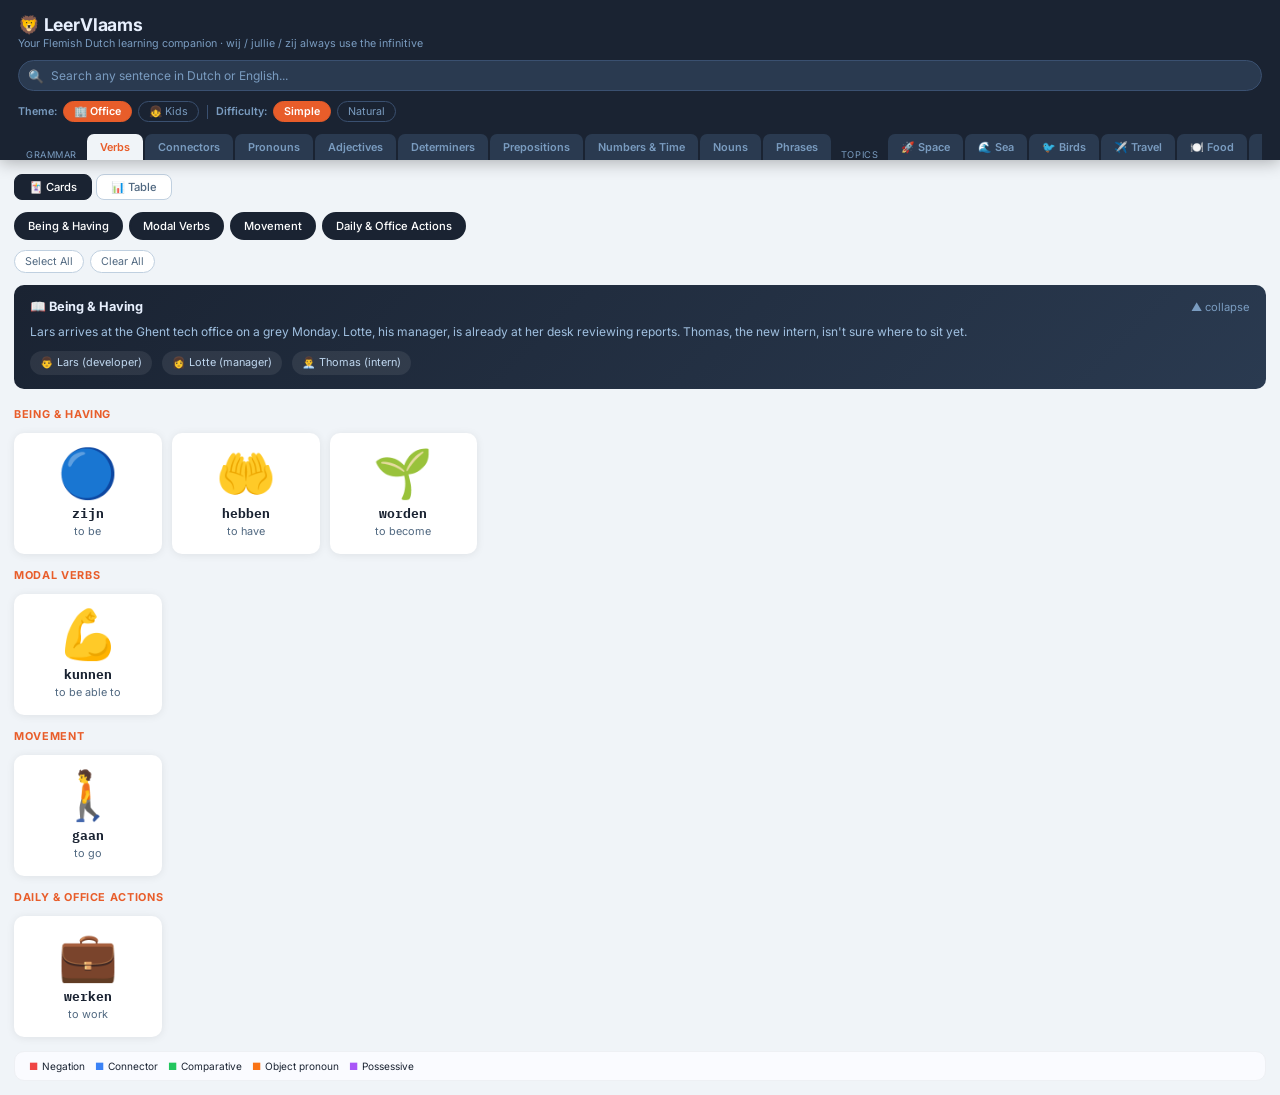
<file: LeerVlaams/flemish/index.html>
<!DOCTYPE html>
<html lang="nl">
<head>
<meta charset="UTF-8">
<meta name="viewport" content="width=device-width, initial-scale=1.0">
<title>🦁 LeerVlaams</title>
<link rel="stylesheet" href="style.css">
</head>
<body>

<!-- ─── HEADER ─── -->
<header id="app-header">
  <h1>🦁 LeerVlaams</h1>
  <p>Your Flemish Dutch learning companion · wij / jullie / zij always use the infinitive</p>

  <!-- Global Search -->
  <div id="search-wrap">
    <span id="search-icon">🔍</span>
    <input id="global-search" type="text" placeholder="Search any sentence in Dutch or English...">
    <div id="search-results"></div>
  </div>

  <!-- Global Controls -->
  <div id="global-controls">
    <span class="ctrl-label">Theme:</span>
    <button class="ctrl-btn active" data-theme="office">🏢 Office</button>
    <button class="ctrl-btn" data-theme="kids">👧 Kids</button>
    <div class="ctrl-sep"></div>
    <span class="ctrl-label">Difficulty:</span>
    <button class="ctrl-btn active" data-diff="simple">Simple</button>
    <button class="ctrl-btn" data-diff="natural">Natural</button>
  </div>

  <!-- Tab Navigation -->
  <div id="tabs-nav">
    <span class="tab-group-label">Grammar</span>
    <button class="tab-btn active" data-tab="verbs">Verbs</button>
    <button class="tab-btn" data-tab="connectors">Connectors</button>
    <button class="tab-btn" data-tab="pronouns">Pronouns</button>
    <button class="tab-btn" data-tab="adjectives">Adjectives</button>
    <button class="tab-btn" data-tab="determiners">Determiners</button>
    <button class="tab-btn" data-tab="prepositions">Prepositions</button>
    <button class="tab-btn" data-tab="numbers">Numbers & Time</button>
    <button class="tab-btn" data-tab="nouns">Nouns</button>
    <button class="tab-btn" data-tab="phrases">Phrases</button>
    <span class="tab-group-label">Topics</span>
    <button class="tab-btn" data-tab="space">🚀 Space</button>
    <button class="tab-btn" data-tab="sea">🌊 Sea</button>
    <button class="tab-btn" data-tab="birds">🐦 Birds</button>
    <button class="tab-btn" data-tab="travel">✈️ Travel</button>
    <button class="tab-btn" data-tab="food">🍽️ Food</button>
    <button class="tab-btn" data-tab="health">🏥 Health</button>
    <button class="tab-btn" data-tab="shopping">🛒 Shopping</button>
    <button class="tab-btn" data-tab="nature">🌿 Nature</button>
    <button class="tab-btn" data-tab="home">🏠 Home</button>
    <button class="tab-btn" data-tab="school">🎓 School</button>
  </div>
</header>

<!-- ─── TAB PANELS ─── -->
<!-- Tab content loaded inline below -->

<!-- VERBS TAB (loaded from grammar/verbs/tab.html) -->
<div id="tab-verbs-wrapper"></div>

<!-- CONNECTORS TAB -->
<div id="tab-connectors" class="tab-panel" style="padding:14px">
  <div style="text-align:center;color:#a0b0c0;padding:40px;font-size:.85rem">
    🔧 Connectors tab coming soon
  </div>
</div>

<!-- PRONOUNS TAB -->
<div id="tab-pronouns" class="tab-panel" style="padding:14px">
  <div style="text-align:center;color:#a0b0c0;padding:40px;font-size:.85rem">
    🔧 Pronouns tab coming soon
  </div>
</div>

<!-- ADJECTIVES TAB -->
<div id="tab-adjectives" class="tab-panel" style="padding:14px">
  <div style="text-align:center;color:#a0b0c0;padding:40px;font-size:.85rem">
    🔧 Adjectives tab coming soon
  </div>
</div>

<!-- DETERMINERS TAB -->
<div id="tab-determiners" class="tab-panel" style="padding:14px">
  <div style="text-align:center;color:#a0b0c0;padding:40px;font-size:.85rem">
    🔧 Determiners tab coming soon
  </div>
</div>

<!-- PREPOSITIONS TAB -->
<div id="tab-prepositions" class="tab-panel" style="padding:14px">
  <div style="text-align:center;color:#a0b0c0;padding:40px;font-size:.85rem">
    🔧 Prepositions tab coming soon
  </div>
</div>

<!-- NUMBERS TAB -->
<div id="tab-numbers" class="tab-panel" style="padding:14px">
  <div style="text-align:center;color:#a0b0c0;padding:40px;font-size:.85rem">
    🔧 Numbers & Time tab coming soon
  </div>
</div>

<!-- NOUNS TAB -->
<div id="tab-nouns" class="tab-panel" style="padding:14px">
  <div style="text-align:center;color:#a0b0c0;padding:40px;font-size:.85rem">
    🔧 Nouns & Diminutives tab coming soon
  </div>
</div>

<!-- PHRASES TAB -->
<div id="tab-phrases" class="tab-panel" style="padding:14px">
  <div style="text-align:center;color:#a0b0c0;padding:40px;font-size:.85rem">
    🔧 Phrases & Expressions tab coming soon
  </div>
</div>

<!-- TOPIC TABS -->
<div id="tab-space" class="tab-panel" style="padding:14px">
  <div style="text-align:center;color:#a0b0c0;padding:40px;font-size:.85rem">🔧 Space tab coming soon</div>
</div>
<div id="tab-sea" class="tab-panel" style="padding:14px">
  <div style="text-align:center;color:#a0b0c0;padding:40px;font-size:.85rem">🔧 Sea Animals tab coming soon</div>
</div>
<div id="tab-birds" class="tab-panel" style="padding:14px">
  <div style="text-align:center;color:#a0b0c0;padding:40px;font-size:.85rem">🔧 Birds tab coming soon</div>
</div>
<div id="tab-travel" class="tab-panel" style="padding:14px">
  <div style="text-align:center;color:#a0b0c0;padding:40px;font-size:.85rem">🔧 Travel tab coming soon</div>
</div>
<div id="tab-food" class="tab-panel" style="padding:14px">
  <div style="text-align:center;color:#a0b0c0;padding:40px;font-size:.85rem">🔧 Food tab coming soon</div>
</div>
<div id="tab-health" class="tab-panel" style="padding:14px">
  <div style="text-align:center;color:#a0b0c0;padding:40px;font-size:.85rem">🔧 Health tab coming soon</div>
</div>
<div id="tab-shopping" class="tab-panel" style="padding:14px">
  <div style="text-align:center;color:#a0b0c0;padding:40px;font-size:.85rem">🔧 Shopping tab coming soon</div>
</div>
<div id="tab-nature" class="tab-panel" style="padding:14px">
  <div style="text-align:center;color:#a0b0c0;padding:40px;font-size:.85rem">🔧 Nature tab coming soon</div>
</div>
<div id="tab-home" class="tab-panel" style="padding:14px">
  <div style="text-align:center;color:#a0b0c0;padding:40px;font-size:.85rem">🔧 Home & Family tab coming soon</div>
</div>
<div id="tab-school" class="tab-panel" style="padding:14px">
  <div style="text-align:center;color:#a0b0c0;padding:40px;font-size:.85rem">🔧 School tab coming soon</div>
</div>

<!-- ─── SCRIPTS ─── -->
<script src="js/ui.js"></script>
<script src="grammar/verbs/data.js"></script>

<script>
// Load verb tab HTML inline
fetch('grammar/verbs/tab.html')
  .then(r => r.text())
  .then(html => {
    document.getElementById('tab-verbs-wrapper').innerHTML = html;
    // Re-run scripts inside loaded HTML
    const scripts = document.getElementById('tab-verbs-wrapper').querySelectorAll('script');
    scripts.forEach(s => {
      const newS = document.createElement('script');
      newS.textContent = s.textContent;
      document.body.appendChild(newS);
    });
  });
</script>

<script>
// Tab switching
document.querySelectorAll('.tab-btn').forEach(btn => {
  btn.addEventListener('click', () => {
    const target = btn.dataset.tab;
    document.querySelectorAll('.tab-btn').forEach(b => b.classList.remove('active'));
    btn.classList.add('active');
    document.querySelectorAll('.tab-panel').forEach(p => p.classList.remove('active'));
    const panel = document.getElementById('tab-'+target);
    if (panel) panel.classList.add('active');
    // Also handle wrapper
    const wrapper = document.getElementById('tab-'+target+'-wrapper');
    if (wrapper) {
      // show/hide wrapper
      document.querySelectorAll('[id$="-wrapper"]').forEach(w => w.style.display = 'none');
      wrapper.style.display = '';
    } else {
      document.querySelectorAll('[id$="-wrapper"]').forEach(w => w.style.display = 'none');
    }
  });
});

// Theme/difficulty controls
document.querySelectorAll('[data-theme]').forEach(btn => {
  btn.addEventListener('click', () => {
    APP.theme = btn.dataset.theme;
    document.querySelectorAll('[data-theme]').forEach(b => b.classList.remove('active'));
    btn.classList.add('active');
    document.dispatchEvent(new Event('app:themechange'));
  });
});

document.querySelectorAll('[data-diff]').forEach(btn => {
  btn.addEventListener('click', () => {
    APP.difficulty = btn.dataset.diff;
    document.querySelectorAll('[data-diff]').forEach(b => b.classList.remove('active'));
    btn.classList.add('active');
    document.dispatchEvent(new Event('app:diffchange'));
  });
});

// Global search
initSearch();
</script>

</body>
</html>
</file>
<file: LeerVlaams/flemish/style.css>
@import url('https://fonts.googleapis.com/css2?family=Inter:wght@300;400;500;600;700&family=IBM+Plex+Mono:wght@400;500&display=swap');

/* ─── RESET ─── */
*, *::before, *::after { box-sizing: border-box; margin: 0; padding: 0; }

/* ─── ROOT VARIABLES ─── */
:root {
  --bg: #f0f4f8;
  --surface: #ffffff;
  --dark: #1a2332;
  --dark2: #2a3a50;
  --dark3: #3a5070;
  --accent: #e85d2a;
  --accent2: #1a6ad4;
  --text: #1a2332;
  --text2: #506880;
  --text3: #7a9cc0;
  --border: #eef0f4;
  --border2: #c0d0e0;

  /* highlight colours */
  --neg: #ef4444;
  --connector: #3b82f6;
  --comparative: #22c55e;
  --obj-pronoun: #f97316;
  --possessive: #a855f7;

  /* cell colours */
  --cell-pres: #e8f2ff;
  --cell-pres-txt: #1a4a7a;
  --cell-inf: #e8f5e8;
  --cell-inf-txt: #1a5a1a;
  --cell-past: #fff3e8;
  --cell-past-txt: #7a3a00;
  --cell-part: #f3e8ff;
  --cell-part-txt: #5a1a7a;
  --cell-pass: #ffeef8;
  --cell-pass-txt: #7a006a;

  --radius: 10px;
  --shadow: 0 1px 8px rgba(0,0,0,.08);
  --shadow-lg: 0 4px 20px rgba(0,0,0,.12);
}

/* ─── BASE ─── */
body {
  font-family: 'Inter', sans-serif;
  background: var(--bg);
  color: var(--text);
  min-height: 100vh;
  font-size: 14px;
}

/* ─── HEADER ─── */
#app-header {
  background: var(--dark);
  color: white;
  padding: 14px 18px 0;
  position: sticky;
  top: 0;
  z-index: 300;
  box-shadow: 0 2px 16px rgba(0,0,0,.3);
}

#app-header h1 {
  font-size: 1.1rem;
  font-weight: 700;
  color: #e8f0fe;
  letter-spacing: -.01em;
}

#app-header p {
  font-size: .67rem;
  color: var(--text3);
  margin-top: 2px;
}

/* ─── SEARCH ─── */
#search-wrap {
  margin-top: 10px;
  position: relative;
}

#global-search {
  width: 100%;
  padding: 7px 12px 7px 32px;
  border-radius: 20px;
  border: 1px solid var(--dark3);
  background: var(--dark2);
  color: white;
  font-size: .75rem;
  font-family: 'Inter', sans-serif;
  outline: none;
  transition: border-color .15s;
}

#global-search::placeholder { color: var(--text3); }
#global-search:focus { border-color: var(--accent2); }

#search-icon {
  position: absolute;
  left: 10px;
  top: 50%;
  transform: translateY(-50%);
  font-size: .8rem;
  pointer-events: none;
}

#search-results {
  position: absolute;
  top: calc(100% + 4px);
  left: 0; right: 0;
  background: var(--surface);
  border-radius: var(--radius);
  box-shadow: var(--shadow-lg);
  max-height: 320px;
  overflow-y: auto;
  display: none;
  z-index: 400;
}

#search-results.open { display: block; }

.search-result-item {
  padding: 10px 14px;
  border-bottom: 1px solid var(--border);
  cursor: pointer;
  transition: background .1s;
}

.search-result-item:hover { background: #f5f8ff; }
.search-result-item:last-child { border-bottom: none; }

.sri-meta { font-size: .62rem; color: var(--text3); font-weight: 600; margin-bottom: 3px; text-transform: uppercase; letter-spacing: .04em; }
.sri-nl { font-size: .78rem; color: var(--text); font-weight: 500; }
.sri-en { font-size: .7rem; color: var(--text2); font-style: italic; }
.sri-visuals { font-size: 1rem; margin-bottom: 2px; }

/* ─── GLOBAL CONTROLS ─── */
#global-controls {
  display: flex;
  gap: 6px;
  align-items: center;
  margin-top: 10px;
  flex-wrap: wrap;
  padding-bottom: 2px;
}

.ctrl-label {
  font-size: .67rem;
  color: var(--text3);
  font-weight: 600;
}

.ctrl-btn {
  padding: 3px 10px;
  border-radius: 14px;
  border: 1px solid var(--dark3);
  background: transparent;
  color: var(--text3);
  font-size: .67rem;
  cursor: pointer;
  font-family: 'Inter', sans-serif;
  transition: all .15s;
}

.ctrl-btn.active {
  background: var(--accent);
  border-color: var(--accent);
  color: white;
  font-weight: 600;
}

.ctrl-sep {
  width: 1px;
  height: 14px;
  background: var(--dark3);
  margin: 0 2px;
}

/* ─── TABS NAV ─── */
#tabs-nav {
  display: flex;
  gap: 2px;
  margin-top: 10px;
  overflow-x: auto;
  scrollbar-width: none;
  padding-bottom: 0;
}

#tabs-nav::-webkit-scrollbar { display: none; }

.tab-btn {
  padding: 6px 13px;
  border-radius: 7px 7px 0 0;
  font-size: .68rem;
  font-weight: 600;
  cursor: pointer;
  border: none;
  font-family: 'Inter', sans-serif;
  transition: all .15s;
  white-space: nowrap;
  flex-shrink: 0;
}

.tab-btn.active {
  background: var(--bg);
  color: var(--accent);
}

.tab-btn:not(.active) {
  background: var(--dark2);
  color: var(--text3);
}

.tab-btn:not(.active):hover {
  background: var(--dark3);
  color: white;
}

.tab-group-label {
  font-size: .58rem;
  color: var(--text3);
  padding: 6px 8px 0;
  text-transform: uppercase;
  letter-spacing: .06em;
  flex-shrink: 0;
  align-self: flex-end;
}

/* ─── TAB CONTENT ─── */
.tab-panel { display: none; padding: 14px; }
.tab-panel.active { display: block; }

/* ─── STORY INTRO ─── */
.story-intro {
  background: linear-gradient(135deg, #1a2332 0%, #2a3a50 100%);
  color: white;
  border-radius: var(--radius);
  padding: 14px 16px;
  margin-bottom: 14px;
  cursor: pointer;
  transition: all .2s;
}

.story-intro-header {
  display: flex;
  align-items: center;
  justify-content: space-between;
}

.story-intro-title {
  font-size: .8rem;
  font-weight: 700;
  color: #e8f0fe;
}

.story-intro-toggle {
  font-size: .7rem;
  color: var(--text3);
}

.story-intro-body {
  font-size: .75rem;
  color: #a0c0e0;
  line-height: 1.6;
  margin-top: 8px;
}

.story-intro-body.collapsed { display: none; }

.story-chars {
  display: flex;
  gap: 10px;
  margin-top: 10px;
  flex-wrap: wrap;
}

.story-char {
  display: flex;
  align-items: center;
  gap: 5px;
  background: rgba(255,255,255,.08);
  border-radius: 20px;
  padding: 3px 10px;
  font-size: .68rem;
  color: #c0d8f0;
}

/* ─── CATEGORY PICKER ─── */
.cat-picker {
  display: flex;
  flex-wrap: wrap;
  gap: 6px;
  margin-bottom: 10px;
}

.cat-btn {
  padding: 5px 12px;
  border-radius: 20px;
  border: 2px solid var(--border2);
  background: var(--surface);
  color: var(--text2);
  font-size: .7rem;
  cursor: pointer;
  font-family: 'Inter', sans-serif;
  font-weight: 500;
  transition: all .15s;
}

.cat-btn.sel {
  background: var(--dark);
  color: white;
  border-color: var(--dark);
}

.cat-actions {
  display: flex;
  gap: 6px;
  margin-bottom: 12px;
}

.cat-action-btn {
  padding: 4px 10px;
  border-radius: 12px;
  border: 1px solid var(--border2);
  background: var(--surface);
  font-size: .67rem;
  cursor: pointer;
  color: var(--text2);
  font-family: 'Inter', sans-serif;
  transition: all .12s;
}

.cat-action-btn:hover {
  background: var(--dark);
  color: white;
  border-color: var(--dark);
}

/* ─── VIEW TOGGLE ─── */
.view-toggle {
  display: flex;
  gap: 4px;
  margin-bottom: 12px;
}

.view-btn {
  padding: 5px 14px;
  border-radius: 8px;
  border: 1.5px solid var(--border2);
  background: var(--surface);
  font-size: .7rem;
  cursor: pointer;
  font-family: 'Inter', sans-serif;
  font-weight: 500;
  color: var(--text2);
  transition: all .15s;
}

.view-btn.active {
  background: var(--dark);
  color: white;
  border-color: var(--dark);
}

/* ─── CARD GRID ─── */
.card-grid {
  display: grid;
  grid-template-columns: repeat(auto-fill, minmax(140px, 1fr));
  gap: 10px;
  margin-bottom: 14px;
}

.vocab-card {
  background: var(--surface);
  border-radius: var(--radius);
  padding: 14px 10px;
  text-align: center;
  cursor: pointer;
  box-shadow: var(--shadow);
  transition: all .2s;
  border: 2px solid transparent;
}

.vocab-card:hover {
  transform: translateY(-2px);
  box-shadow: var(--shadow-lg);
  border-color: var(--accent2);
}

.vocab-card.open {
  border-color: var(--accent);
  background: #fff8f5;
}

.card-emoji {
  font-size: 3rem;
  line-height: 1;
  margin-bottom: 8px;
  display: block;
}

.card-nl {
  font-size: .82rem;
  font-weight: 700;
  color: var(--text);
  font-family: 'IBM Plex Mono', monospace;
  margin-bottom: 2px;
}

.card-en {
  font-size: .68rem;
  color: var(--text2);
}

.card-cat {
  font-size: .6rem;
  color: var(--text3);
  margin-top: 4px;
  text-transform: uppercase;
  letter-spacing: .04em;
}

/* ─── SENTENCE CARD (shared) ─── */
.sent-card {
  background: #f0f6ff;
  border-radius: 8px;
  border-left: 3px solid var(--accent2);
  padding: 10px 12px;
  margin-top: 8px;
  text-align: left;
}

.sent-visuals {
  font-size: 1.6rem;
  margin-bottom: 6px;
  line-height: 1;
  letter-spacing: 2px;
}

.sent-nl {
  font-size: .8rem;
  color: var(--text);
  line-height: 1.6;
  font-weight: 500;
}

.sent-en {
  font-size: .72rem;
  color: var(--text2);
  font-style: italic;
  margin-top: 4px;
  display: none;
}

.sent-en.show { display: block; }

.sent-btns {
  display: flex;
  gap: 4px;
  margin-top: 8px;
  align-items: center;
}

.sent-btn {
  font-size: .63rem;
  padding: 2px 8px;
  border-radius: 10px;
  border: 1px solid var(--border2);
  background: var(--surface);
  cursor: pointer;
  color: var(--text2);
  font-family: 'Inter', sans-serif;
  transition: all .12s;
}

.sent-btn:hover {
  background: var(--dark);
  color: white;
  border-color: var(--dark);
}

.sent-idx {
  font-size: .6rem;
  color: var(--text3);
  margin-left: auto;
}

/* ─── HIGHLIGHT SPANS ─── */
.hl-neg { color: var(--neg); font-weight: 700; }
.hl-conn { color: var(--connector); font-weight: 700; }
.hl-comp { color: var(--comparative); font-weight: 700; }
.hl-pron { color: var(--obj-pronoun); font-weight: 700; }
.hl-poss { color: var(--possessive); font-weight: 700; }

/* ─── TABLE ─── */
.table-wrap {
  overflow-x: auto;
  border-radius: var(--radius);
  box-shadow: var(--shadow);
}

table {
  border-collapse: collapse;
  width: 100%;
  min-width: 800px;
  background: var(--surface);
}

thead th {
  background: var(--dark);
  color: #a0c0e0;
  font-size: .63rem;
  font-weight: 600;
  padding: 9px 8px;
  text-align: center;
  white-space: nowrap;
  border-right: 1px solid var(--dark2);
  letter-spacing: .03em;
}

thead th:first-child {
  text-align: left;
  color: #e8f0fe;
  min-width: 140px;
  position: sticky;
  left: 0;
  z-index: 10;
  background: var(--dark);
}

thead th.inf-col { color: #7ab8e8; font-style: italic; }

.th-note {
  display: block;
  font-size: .53rem;
  color: var(--dark3);
  font-weight: 400;
  font-style: normal;
  margin-top: 1px;
}

.cat-row td {
  background: var(--accent);
  color: white;
  font-size: .68rem;
  font-weight: 700;
  padding: 6px 12px;
  letter-spacing: .06em;
  text-transform: uppercase;
}

tbody tr:not(.cat-row):hover { background: #f5f8ff; }
tbody tr:not(.cat-row) td {
  border-bottom: 1px solid var(--border);
  border-right: 1px solid var(--border);
}

.verb-cell {
  padding: 8px 10px;
  position: sticky;
  left: 0;
  background: var(--surface);
  z-index: 5;
  min-width: 140px;
}

tbody tr:not(.cat-row):hover .verb-cell { background: #f5f8ff; }

.verb-emoji { font-size: 1.6rem; display: block; margin-bottom: 3px; }
.verb-en { font-size: .73rem; font-weight: 600; color: var(--text); }
.verb-nl { font-size: .63rem; color: var(--text2); font-family: 'IBM Plex Mono', monospace; margin-top: 1px; }

.conj-cell {
  text-align: center;
  padding: 5px 5px;
  cursor: pointer;
  vertical-align: top;
  min-width: 82px;
}

.conj-form {
  display: inline-block;
  font-family: 'IBM Plex Mono', monospace;
  font-size: .76rem;
  font-weight: 500;
  padding: 2px 7px;
  border-radius: 4px;
  transition: all .12s;
  white-space: nowrap;
}

.conj-cell:hover .conj-form { background: var(--dark) !important; color: white !important; }

.pres .conj-form { background: var(--cell-pres); color: var(--cell-pres-txt); }
.inf .conj-form  { background: var(--cell-inf);  color: var(--cell-inf-txt); }
.past .conj-form { background: var(--cell-past); color: var(--cell-past-txt); }
.part .conj-form { background: var(--cell-part); color: var(--cell-part-txt); }
.pass .conj-form { background: var(--cell-pass); color: var(--cell-pass-txt); }

.na { color: #c0c8d0; font-size: .7rem; cursor: default; }
.conj-cell.na:hover .conj-form { background: transparent !important; color: #c0c8d0 !important; }

.aux {
  display: inline-block;
  font-size: .53rem;
  padding: 1px 4px;
  border-radius: 6px;
  margin-left: 3px;
  font-weight: 600;
  vertical-align: middle;
}
.aux-h { background: #fff0e0; color: #a05000; }
.aux-z { background: #e0f0ff; color: #005080; }

/* expanded inside table cell */
.cell-expanded {
  display: none;
  margin-top: 5px;
  text-align: left;
}
.cell-expanded.open { display: block; }

/* ─── LEGEND ─── */
.legend {
  display: flex;
  gap: 10px;
  padding: 8px 14px;
  flex-wrap: wrap;
  font-size: .63rem;
  color: var(--text2);
  background: var(--surface);
  border-top: 1px solid var(--border);
  border-radius: 0 0 var(--radius) var(--radius);
}

.leg { display: flex; align-items: center; gap: 4px; }
.leg-dot { width: 8px; height: 8px; border-radius: 2px; }

/* ─── HIGHLIGHT LEGEND ─── */
.hl-legend {
  display: flex;
  gap: 10px;
  padding: 8px 14px;
  flex-wrap: wrap;
  font-size: .63rem;
  background: #fafbff;
  border-radius: var(--radius);
  margin-top: 8px;
  border: 1px solid var(--border);
}

/* ─── CONNECTOR TABLE ─── */
.conn-type-header {
  background: var(--dark2);
  color: #a0c0e0;
  font-size: .68rem;
  font-weight: 700;
  padding: 6px 12px;
  letter-spacing: .05em;
  text-transform: uppercase;
}

.word-order-demo {
  font-size: .72rem;
  color: var(--text2);
  padding: 4px 0;
  line-height: 1.8;
}

.wo-verb { color: var(--accent); font-weight: 700; }
.wo-conn { color: var(--accent2); font-weight: 700; }

/* ─── TOPIC CARDS ─── */
.topic-grid {
  display: grid;
  grid-template-columns: repeat(auto-fill, minmax(150px, 1fr));
  gap: 12px;
}

.topic-vocab-card {
  background: var(--surface);
  border-radius: var(--radius);
  padding: 16px 12px 12px;
  text-align: center;
  cursor: pointer;
  box-shadow: var(--shadow);
  transition: all .2s;
  border: 2px solid transparent;
}

.topic-vocab-card:hover {
  transform: translateY(-3px);
  box-shadow: var(--shadow-lg);
  border-color: var(--accent2);
}

.topic-vocab-card.open {
  border-color: var(--accent);
}

.tvc-emoji { font-size: 3.5rem; line-height: 1; display: block; margin-bottom: 8px; }
.tvc-nl { font-size: .85rem; font-weight: 700; color: var(--text); }
.tvc-en { font-size: .7rem; color: var(--text2); margin-top: 2px; }
.tvc-sent { margin-top: 8px; }

/* ─── DIALOGUE ─── */
.dialogue {
  display: flex;
  flex-direction: column;
  gap: 8px;
  margin-top: 12px;
}

.dialogue-line {
  display: flex;
  gap: 8px;
  align-items: flex-start;
  cursor: pointer;
  padding: 8px 10px;
  border-radius: 8px;
  border: 1.5px solid transparent;
  transition: all .15s;
  background: var(--surface);
}

.dialogue-line:hover { border-color: var(--accent2); background: #f5f8ff; }
.dialogue-line.open { border-color: var(--accent); }

.dl-speaker { font-size: 1.4rem; flex-shrink: 0; }
.dl-body { flex: 1; }
.dl-name { font-size: .6rem; color: var(--text3); font-weight: 600; margin-bottom: 2px; }
.dl-nl { font-size: .8rem; color: var(--text); font-weight: 500; line-height: 1.5; }
.dl-en { font-size: .7rem; color: var(--text2); font-style: italic; display: none; margin-top: 3px; }
.dl-en.show { display: block; }
.dl-visuals { font-size: 1.1rem; margin-bottom: 3px; }

/* ─── NUMBERS TABLE ─── */
.num-fraction-row td { background: #f8f0ff; }

/* ─── RESPONSIVE ─── */
@media (max-width: 600px) {
  #app-header h1 { font-size: .95rem; }
  .card-grid { grid-template-columns: repeat(auto-fill, minmax(120px, 1fr)); }
  .card-emoji { font-size: 2.4rem; }
  .tab-btn { font-size: .62rem; padding: 5px 10px; }
}
</file>
